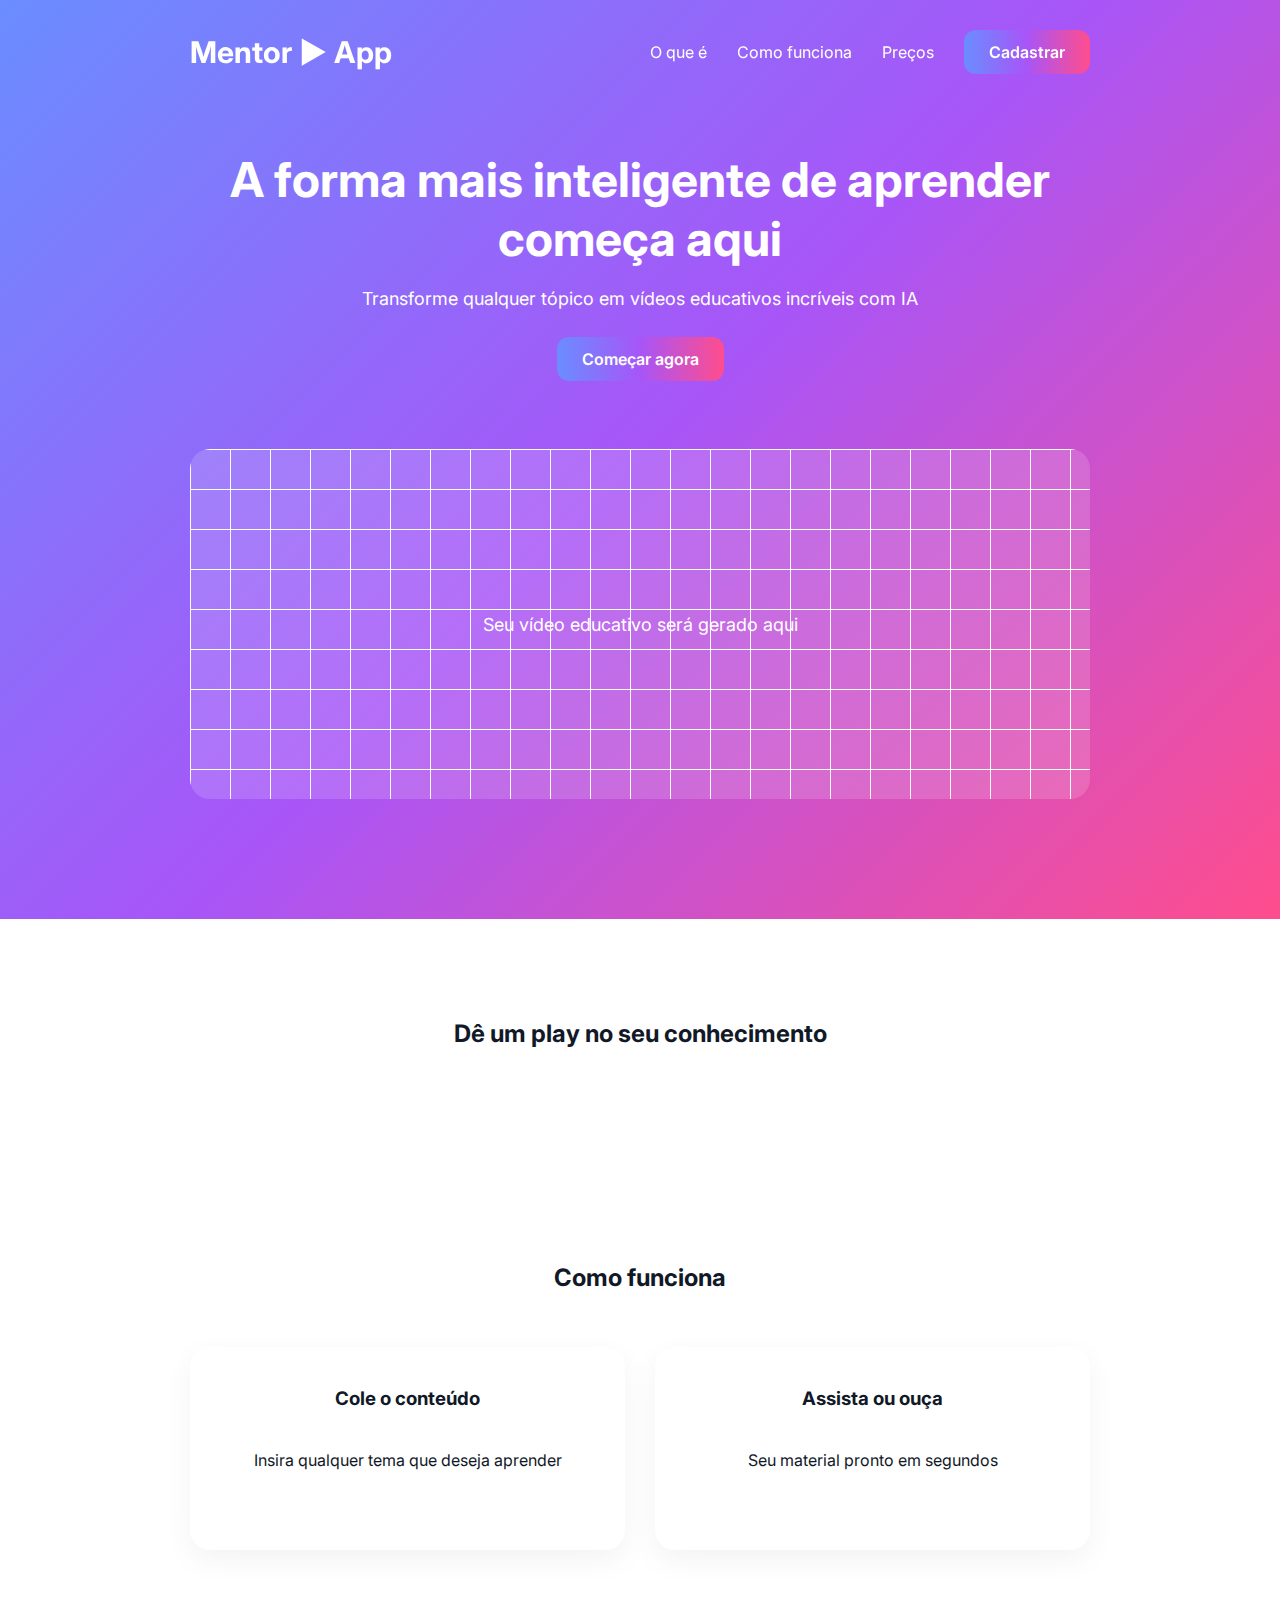
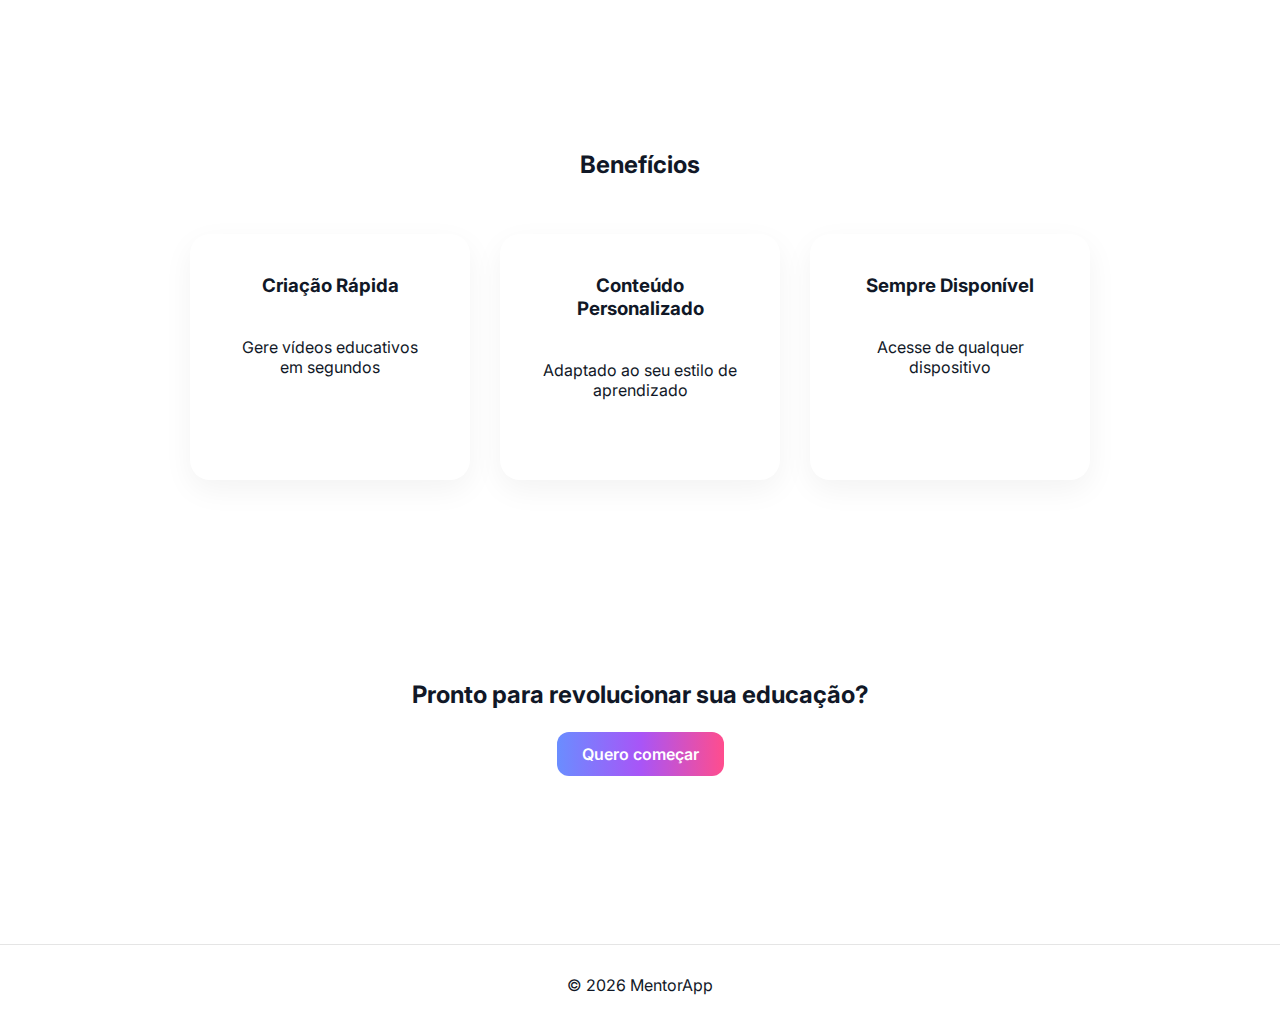
<file: index.html>
<!doctype html>
<html lang="pt-br">

<head>
  <meta charset="UTF-8" />
  <meta name="viewport" content="width=device-width, initial-scale=1.0" />
  <title>MentorApp</title>
  <link rel="stylesheet" href="style.css" />
</head>

<body>

  <header>
    <div class="container">
      <nav>

        <div class="logo">Mentor ▶ App</div>

        <div class="menu" id="menu">
          <a href="#">O que é</a>
          <a href="#">Como funciona</a>
          <a href="preco.html">Preços</a>
          <a href="cadastro.html" class="btn btn-primary">Cadastrar</a>
        </div>

        <div class="hamburger" id="hamburger">
          <span></span>
          <span></span>
          <span></span>
        </div>

      </nav>
    </div>
  </header>

  <div class="menu-overlay" id="menuOverlay"></div>

  <section class="hero">
    <div class="container">
      <h1>A forma mais inteligente de aprender começa aqui</h1>
      <p>Transforme qualquer tópico em vídeos educativos incríveis com IA</p>
      <a href="video.html" class="btn btn-primary">Começar agora</a>
      <div class="video-preview">Seu vídeo educativo será gerado aqui</div>
    </div>

  </section>

  <section class="section center">
    <div class="container">
      <h2>Dê um play no seu conhecimento</h2>
    </div>
  </section>

  <section class="section">
    <div class="container">
      <h2 class="center">Como funciona</h2>
      <br><br>
      <div class="cards">
        <div class="card center">
          <h3>Cole o conteúdo</h3>
          <p>Insira qualquer tema que deseja aprender</p>
        </div>
        <div class="card center">
          <h3>Assista ou ouça</h3>
          <p>Seu material pronto em segundos</p>
        </div>
      </div>
    </div>
  </section>

  <section class="section">
    <div class="container">
      <h2 class="center">Benefícios</h2>
      <br><br>
      <div class="cards">
        <div class="card">
          <h3>Criação Rápida</h3>
          <p>Gere vídeos educativos em segundos</p>
        </div>
        <div class="card">
          <h3>Conteúdo Personalizado</h3>
          <p>Adaptado ao seu estilo de aprendizado</p>
        </div>
        <div class="card">
          <h3>Sempre Disponível</h3>
          <p>Acesse de qualquer dispositivo</p>
        </div>
      </div>
    </div>
  </section>

  <section class="section center">
    <div class="container">
      <h2>Pronto para revolucionar sua educação?</h2>
      <br>
      <a href="cadastro.html" class="btn btn-primary">Quero começar</a>
    </div>

  </section>



  <footer>© 2026 MentorApp</footer>

  <script>
    const header = document.querySelector("header");
    const hamburger = document.getElementById("hamburger");
    const menu = document.getElementById("menu");
    const overlay = document.getElementById("menuOverlay");

    window.addEventListener("scroll", () => {
      header.classList.toggle("scrolled", window.scrollY > 50);
    });

    hamburger.addEventListener("click", () => {
      hamburger.classList.toggle("active");
      menu.classList.toggle("active");
      overlay.classList.toggle("active");
    });

    overlay.addEventListener("click", () => {
      hamburger.classList.remove("active");
      menu.classList.remove("active");
      overlay.classList.remove("active");
    });
  </script>

</body>

</html>
</file>
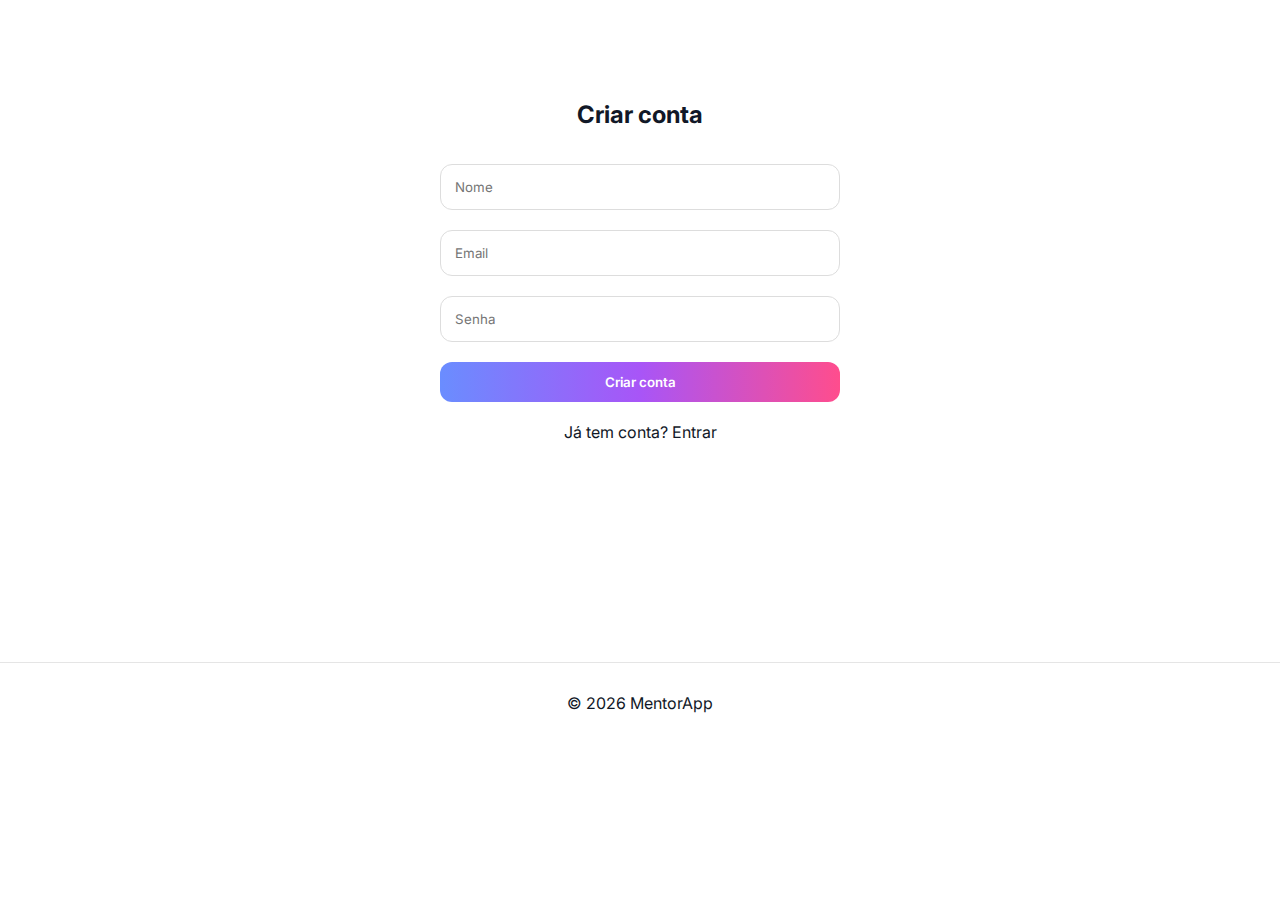
<file: cadastro.html>
<!DOCTYPE html>
<html lang="pt-br">
<head>
<meta charset="UTF-8">
<meta name="viewport" content="width=device-width, initial-scale=1.0">
<title>Cadastro</title>
<link rel="stylesheet" href="style.css">
</head>
<body>

<section class="section center">
<div class="container">
<h2>Criar conta</h2>
<br>
<div class="form">
<input type="text" placeholder="Nome">
<input type="email" placeholder="Email">
<input type="password" placeholder="Senha">
<button class="btn btn-primary">Criar conta</button>
<p>Já tem conta? <a href="login.html">Entrar</a></p>
</div>
</div>
</section>

<footer>© 2026 MentorApp</footer>
</body>
</html>
</file>
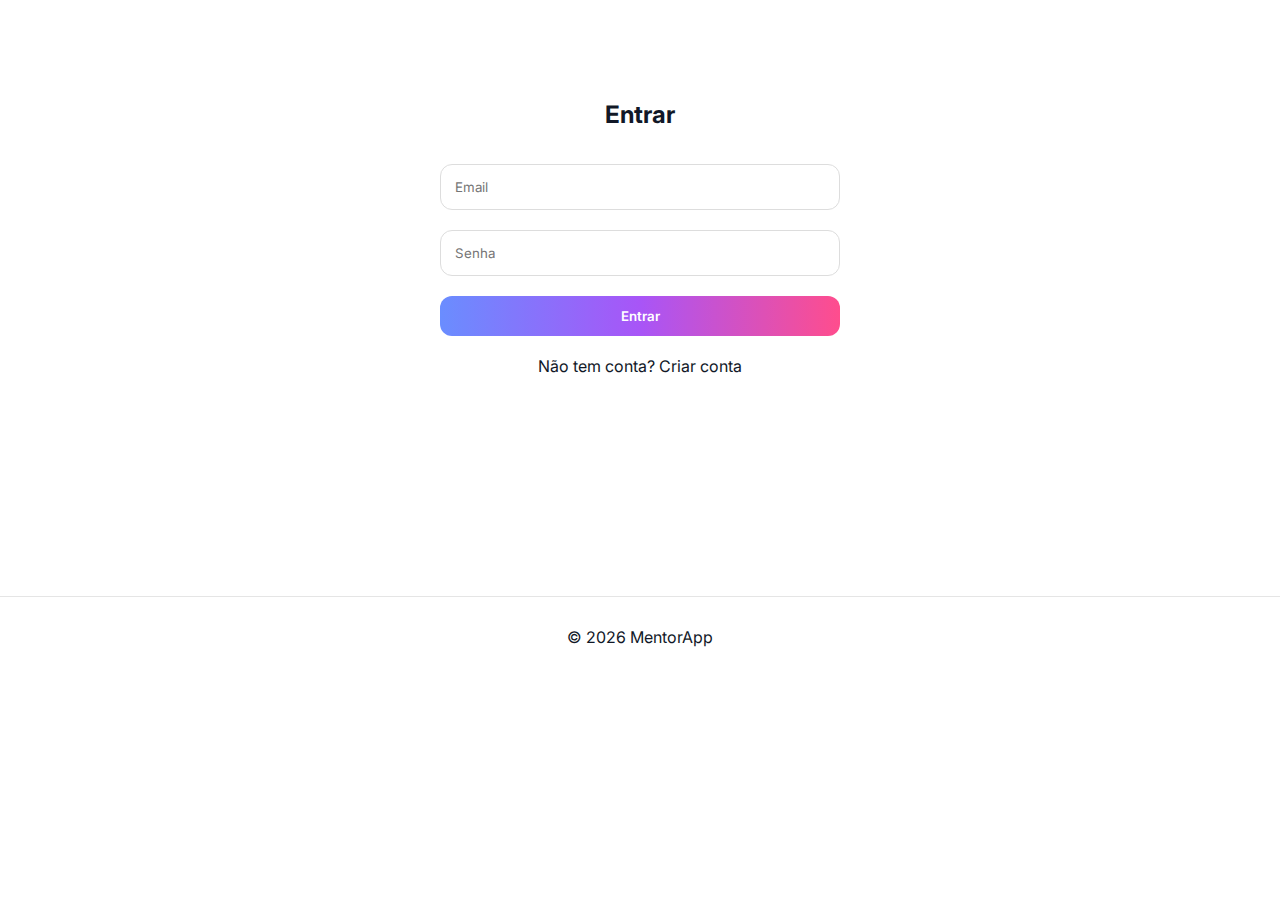
<file: login.html>
<!DOCTYPE html>
<html lang="pt-br">
<head>
<meta charset="UTF-8">
<meta name="viewport" content="width=device-width, initial-scale=1.0">
<title>Login</title>
<link rel="stylesheet" href="style.css">
</head>
<body>

<section class="section center">
<div class="container">
<h2>Entrar</h2>
<br>
<div class="form">
<input type="email" placeholder="Email">
<input type="password" placeholder="Senha">
<button class="btn btn-primary">Entrar</button>
<p>Não tem conta? <a href="cadastro.html">Criar conta</a></p>
</div>
</div>
</section>
<footer>© 2026 MentorApp</footer>
</body>
</html>
</file>
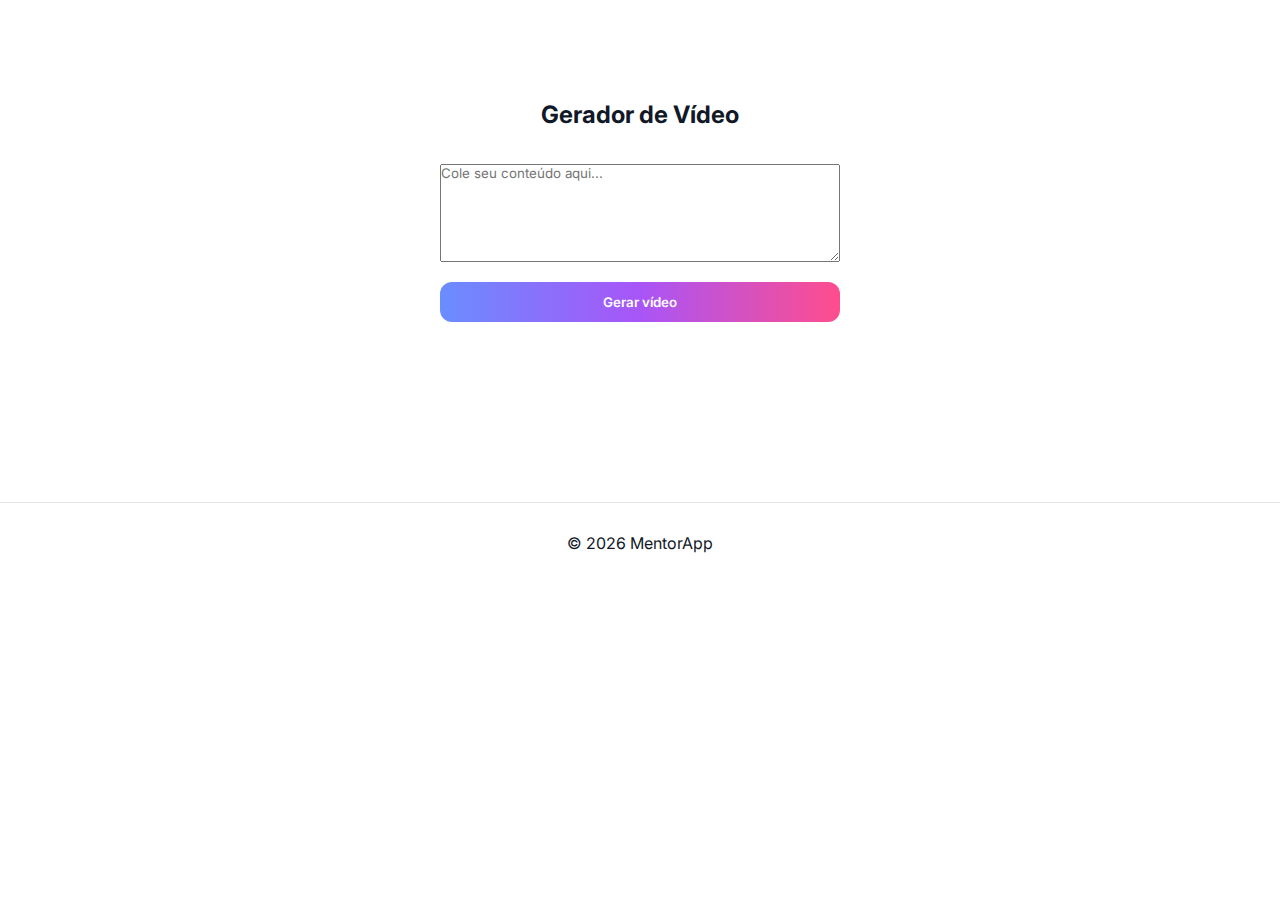
<file: video.html>
<!DOCTYPE html>
<html lang="pt-br">
<head>
<meta charset="UTF-8">
<meta name="viewport" content="width=device-width, initial-scale=1.0">
<title>Gerar Vídeo</title>
<link rel="stylesheet" href="style.css">
</head>
<body>

<section class="section center">
<div class="container">
<h2>Gerador de Vídeo</h2>
<br>
<div class="form">
<textarea placeholder="Cole seu conteúdo aqui..." rows="6"></textarea>
<button class="btn btn-primary">Gerar vídeo</button>
</div>
</div>
</section>

<footer>© 2026 MentorApp</footer>
</body>
</html>
</file>
<file: style.css>
@import url('https://fonts.googleapis.com/css2?family=Inter:wght@400;600;700&display=swap');

*{
    margin:0;
    padding:0;
    box-sizing:border-box;
    font-family: 'Inter', sans-serif;
}

body{
    font-family: Arial, Helvetica, sans-serif;
    background:#ffffff;
    color:#111827;
    padding: 0;
    margin: 0%;
    text-align: center;
}

.logo{
  display:flex;
  align-items:center;
  gap:10px;
  font-weight:700;
  font-size:30px;
}

.logo-text span{
    background: linear-gradient(90deg, #6a8dff, #a855f7, #ff4d8d);
    -webkit-background-clip: text;
    -webkit-text-fill-color: transparent;
    font-weight: 800;
}


a{
    text-decoration:none;
    color:inherit;
}

/* HEADER BASE */
/* HEADER BASE */
header{
    position: fixed;
    top: 0;
    width: 100%;
    padding: 25px 0;
    z-index: 100;
    transition: 0.3s ease;
}

/* HOME (transparente no topo) */
body:not(.page-precos) header{
    background: transparent;
    border-bottom: 1px solid transparent;
}

/* Quando rola na home */
body:not(.page-precos) header.scrolled{
    background: white;
    box-shadow: 0 4px 20px rgba(0,0,0,0.05);
    border-bottom: 1px solid rgba(0,0,0,0.08);
}

/* PÁGINA DE PREÇOS */
.page-precos header{
    background: white;
    border-bottom: 1px solid #e5e7eb;
    box-shadow: 0 4px 20px rgba(0,0,0,0.03);
}


header{
    border-bottom: 1px solid transparent;
}

header.scrolled{
    background: white;
    box-shadow: 0 4px 20px rgba(0,0,0,0.05);
    border-bottom: 1px solid rgba(0,0,0,0.08);
}


/* ESTADO TRANSPARENTE (PADRÃO) */
header:not(.scrolled) .logo,
header:not(.scrolled) .menu a{
    color: white;
}

/* ESTADO COM FUNDO BRANCO */
header.scrolled{
    background: white;
    box-shadow: 0 4px 20px rgba(0,0,0,0.05);
}

header.scrolled .logo,
header.scrolled .menu a{
    color: #111827;
}
  
header:not(.scrolled) .hamburger.active span{
    background:#111827;
}

header:not(.scrolled) .btn-primary{
    color:white;
}

/* HAMBURGER */
.hamburger{
    display:none;
    flex-direction:column;
    justify-content:center;
    gap:6px;
    cursor:pointer;
    z-index:200;
}

.hamburger span{
    width:28px;
    height:3px;
    background:rgb(255, 255, 255);
    border-radius:5px;
    transition:0.4s ease;
}

/* Cor quando header branco */
header.scrolled .hamburger span{
    background:#111827;
}


/* Animação virar X */
.hamburger.active span:nth-child(1){
    transform:rotate(45deg) translate(6px,6px);
}

.hamburger.active span:nth-child(2){
    opacity:0;
}

.hamburger.active span:nth-child(3){
    transform:rotate(-45deg) translate(7px,-7px);
}

.hamburger.active span{
    background:#111827;
}

@media (max-width:768px){

    .hamburger{
        display:flex;
    }

    .menu{
        position:fixed;
        top:0;
        right:0;
        height:100vh;
        width:280px; /* agora só um pedaço */
        background:white;
        flex-direction:column;
        align-items:flex-start;
        padding:120px 30px;
        gap:30px;
        box-shadow:-10px 0 30px rgba(0,0,0,0.1);
        transform:translateX(100%);
        transition:0.4s ease;
        z-index:150;
    }

    .menu a{
        font-size:18px;
        color:#111827; /* letras pretas */
        width:100%;
    }

    .menu.active{
        transform:translateX(0);
    }

    header:not(.scrolled) .menu{
        background:white;
    }

    header:not(.scrolled) .menu a{
        color:#111827;
    }

}



.container{
    width:90%;
    max-width:900px;
    margin:0 auto;
}



nav{
    display:flex;
    justify-content:space-between;
    align-items:center;
}


.menu{
    display:flex;
    gap:30px;
    align-items:center;
}

.btn{
    padding:12px 25px;
    border-radius:12px;
    border:none;
    cursor:pointer;
    font-weight:600;
    transition:0.3s;
}

.btn-primary{
    background:linear-gradient(90deg,#6a8dff,#a855f7,#ff4d8d);
    color:white; /*  garantir que começa branco */
}


.btn-primary:hover{
    transform:translateY(-3px);
    box-shadow:0 10px 25px rgba(0,0,0,0.15);
}

.hero{
    padding-top:150px;
    padding-bottom:120px;
    text-align:center;
    background:linear-gradient(135deg,#6a8dff,#a855f7,#ff4d8d);
    color:white;
}

.hero h1{
    font-size:48px;
    margin-bottom:20px;
}

.hero p{
    font-size:18px;
    margin-bottom:40px;
}

.video-preview{
    margin-top:80px;
    background:
    linear-gradient(white 1px, transparent 1px),
    linear-gradient(to right, white 1px, transparent 1px);
    background-size:40px 40px;
    background-color:rgba(255,255,255,0.15);
    height:350px;
    border-radius:20px;
    display:flex;
    align-items:center;
    justify-content:center;
    font-size:18px;
}

.section{
    padding:100px 0;
}

.cards{
    display:grid;
    grid-template-columns:repeat(auto-fit,minmax(250px,1fr));
    gap:30px;
}

.card{
    background:white;
    padding:40px;
    border-radius:20px;
    box-shadow:0 10px 30px rgba(0,0,0,0.05);
    transition:0.3s;
}

.card:hover{
    transform:translateY(-5px);
}

.center{
    text-align:center;
}

.price-card{
    background: linear-gradient(135deg, #6a8dff, #a855f7, #ff4d8d);
    color: white;
    padding: 30px;
    border-radius: 25px;
    width: 380px;
    margin: auto;
    box-shadow: 0 20px 50px rgba(0,0,0,0.15);
    text-align: left;
    
}

.price-card h3{
    font-size: 14px;
    opacity: 0.9;
    letter-spacing: 1px;
    margin-bottom: 15px;
}

.price-card h2{
    font-size: 42px;
    margin: 20px 0 50px;
  
}

.price-card p{
    margin: 18px 0;
    font-size: 16px;
}

.card-box{
    background:#f3f4f6;
    padding:30px;
    border-radius:16px;
    margin:40px auto;
    max-width:700px;
}

.referral-link-box{
    margin-top:20px;
    display:flex;
    align-items:center;
    gap:15px;
}

.referral-link-box input{
    flex:1;
    padding:14px 18px;
    border-radius:12px;
    border:1px solid #e3e4e6ce;
    font-size:14px;
    background:white;
}

.copy-btn{
    background:linear-gradient(135deg,#6a8dff,#a855f7,#ff4d8d);
    border:none;
    padding:14px 18px;
    border-radius:12px;
    color:white;
    cursor:pointer;
    font-size:16px;
}

.progress-header{
    display:flex;
    justify-content:space-between;
    font-weight:600;
    margin-bottom:15px;
}

.progress-container{
    background:#ffffff;
    height:10px;
    border-radius:20px;
    overflow:hidden;
}

.progress-bar{
    height:100%;
    width:0%;
    background:linear-gradient(90deg,#6a8dff,#a855f7,#ff4d8d);
    transition:0.4s ease;
}

.progress-text{
    margin-top:20px;
    font-size:15px;
    color:#6b7280;
   
}

.section h2{
    margin-bottom: 15px;
}

.section p{
    margin-bottom: 40px;
}

.section-title{
    margin-bottom: 60px;
}

.section h1{
    margin-bottom: 15px;
}

.section h3{
    margin-bottom: 40px;
}

.price-card .btn{
    background: white;
    color: #a855f7 ;
    padding: 12px 25px;
    border-radius: 30px;
    font-weight: bold;
    border: none;
    cursor: pointer;
    transition: 0.3s;
}

.price-card .btn:hover{
    transform: translateY(-2px);
    box-shadow: 0 8px 20px rgba(160, 156, 156, 0.603);
}

.referral-grid{
    display: flex;
    justify-content: center;
    gap: 20px;
    flex-wrap: wrap;
    margin-top: 40px;
}

.referral-card{
    background: white;
    padding: 25px;
    width: 150px;
    border-radius: 30px;
    text-align: center;
    border: 1px solid #e5e7eb; 
    box-shadow: none; 
    transition: 0.3s;
    cursor: pointer;
}

.referral-card:hover{
    transform: translateY(-3px);
    border: 1px solid #a855f7;
}


.referral-card.active{
    background: linear-gradient(135deg,#6a8dff,#a855f7,);
    color: white;
}


.progress-container{
    width: 400px;
    height: 10px;
    background: #e5e2e2;
    border-radius: 20px;
    margin: 20px auto;
    overflow: hidden;
}

.progress-bar{
    height: 100%;
    width: 0%;
    background: linear-gradient(90deg,#6a8dff,#a855f7,#ff4d8d);
    transition: 0.4s ease;
}


.progress-steps {
    width: 400px;
    display: flex;
    justify-content: space-between;
    margin: 0auto;
    font-size: 14px;
    font-weight: 600;
}

.referral-card:hover{
    transform:translateY(-5px);
}

.referral-card h2{
    margin:8px 0;
    font-size:20px;
    color:#a855f7;
}

.referral-card.active{
    border:2px solid #a855f7;
    transform:scale(1.05);
    box-shadow:0 15px 35px rgba(168,85,247,0.3);
}

.referral-link-container{
    margin: 25px auto;
    display: flex;
    align-items: center;
    width: 500px;
    background: white;
    border-radius: 30px;
    padding: 8px;
    box-shadow: 0 15px 40px rgba(0,0,0,0.08);
}

.referral-link-container input{
    flex: 1;
    border: none;
    outline: none;
    padding: 12px 20px;
    font-size: 14px;
    background: transparent;
    color: #555;
}

.copy-btn{
    border: none;
    cursor: pointer;
    padding: 12px 18px;
    border-radius: 25px;
    font-size: 16px;
    background: linear-gradient(135deg,#6a8dff,#a855f7,#ff4d8d);
    color: white;
    transition: 0.3s;
}

.copy-btn:hover{
    transform: scale(1.05);
    box-shadow: 0 10px 25px rgba(168,85,247,0.4);
}


.form{
    max-width:400px;
    margin:auto;
    display:flex;
    flex-direction:column;
    gap:20px;
}

input{
    padding:14px;
    border-radius:12px;
    border:1px solid #ddd;
}

footer{
  
    margin-top: 80px;
    padding: 30px 0;
    border-top: 1px solid rgba(0,0,0,0.1); /* linha separadora */
    text-align: center;
}

.btn-back{
    position: relative;
    font-weight: 600;
    font-size: 14px;
    padding: 8px 14px;
    border-radius: 20px;
    transition: 0.3s;
}



.btn-back,
.btn-back span{
    color:rgb(0, 0, 0);
}


.btn-back:hover{
    background:#fffafa00;
    transform:translateY(-2px);
    opacity: 0.8;
}

.back-icon{
    display:none;
    font-size:20px;
}


@media (max-width:768px){

    .back-text{
        display:none;
    }

    .back-icon{
        display:inline;
    }

}

.header-content{
    display:flex;
    align-items:center;
    justify-content:space-between;
    position:relative;
}

.logo-center{
    position: absolute;
    left: 50%;
    transform: translateX(-50%);
}

.logo-text{
    font-size: 24px;
    font-weight: 700;
    letter-spacing: 0.5px;
}

.page-precos header{
  border-bottom: 1px solid #e5e7eb;
}

.page-precos header{
  border-bottom: 1px solid #e5e7eb;
  box-shadow: 0 4px 20px rgba(0,0,0,0.03);
}


.page-precos header{
  border-bottom: 1px solid #e5e7eb;
}

header{
    padding: 30px 0; /* antes era 20px */
}

.header-spacer{
    width:100px;
}

.logo-text{
    font-size:26px;
    font-weight:700;
}

.logo-text span{
    background:linear-gradient(90deg,#6a8dff,#a855f7,#ff4d8d);
    -webkit-background-clip:text;
    color:transparent;
}

.menu-overlay{
    position:fixed;
    inset:0;
    background:rgba(0,0,0,0.25);
    backdrop-filter:blur(8px);
    -webkit-backdrop-filter:blur(8px);
    opacity:0;
    pointer-events:none;
    transition:0.3s ease;
    z-index:90;
}

/* Quando ativo */
.menu-overlay.active{
    opacity:1;
    pointer-events:auto;
}
</file>
